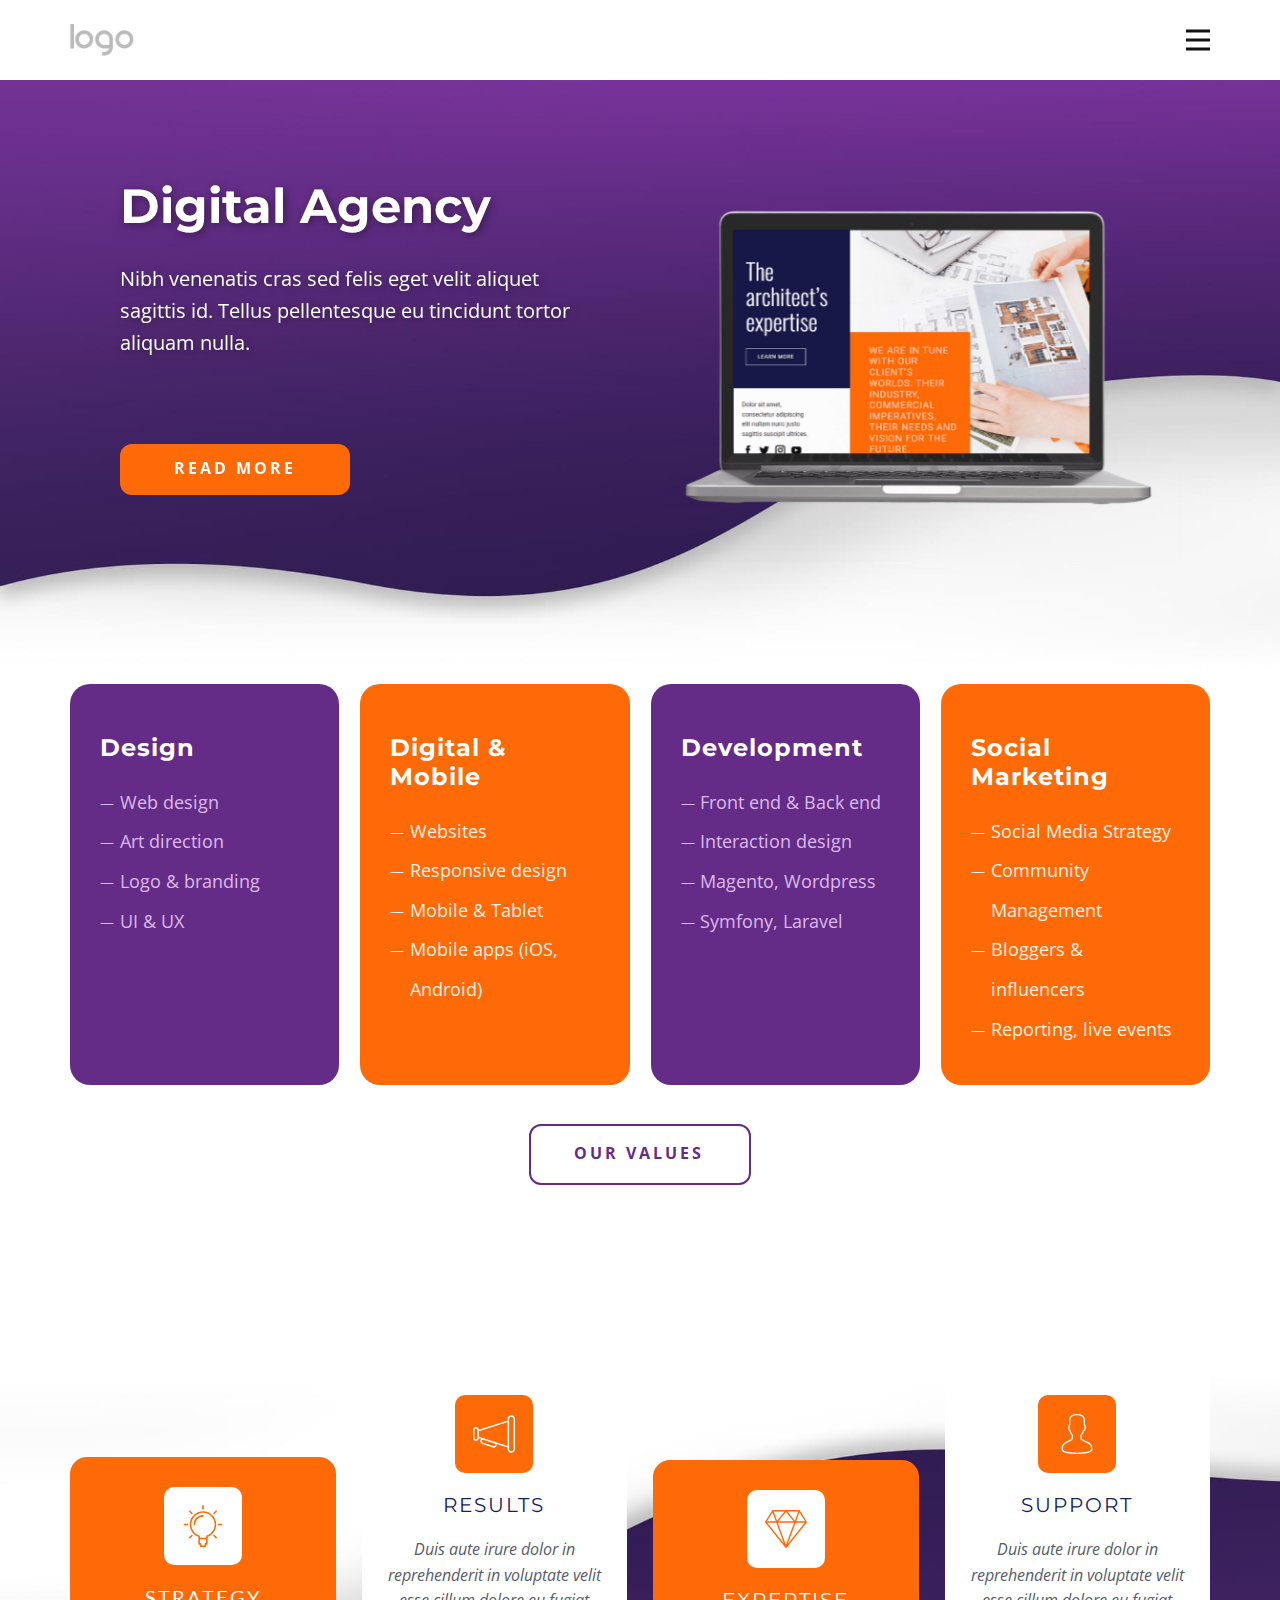
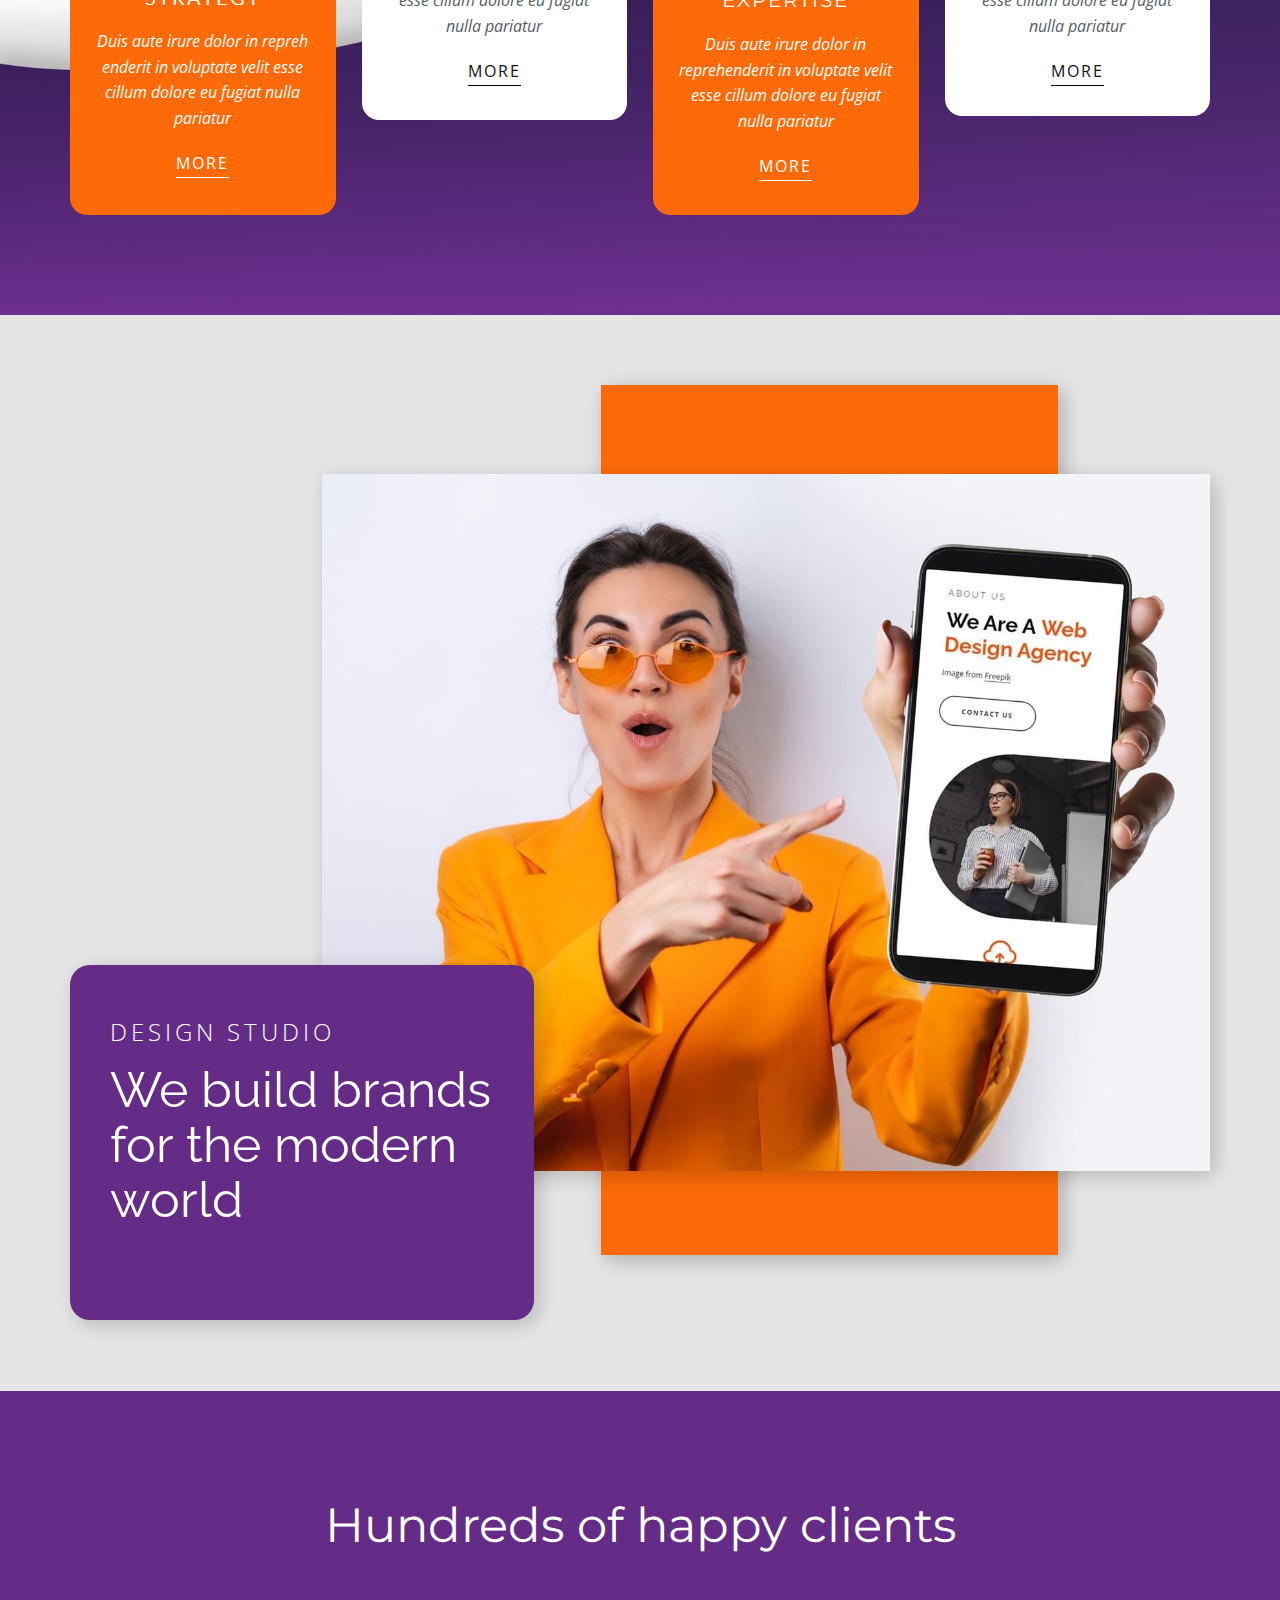
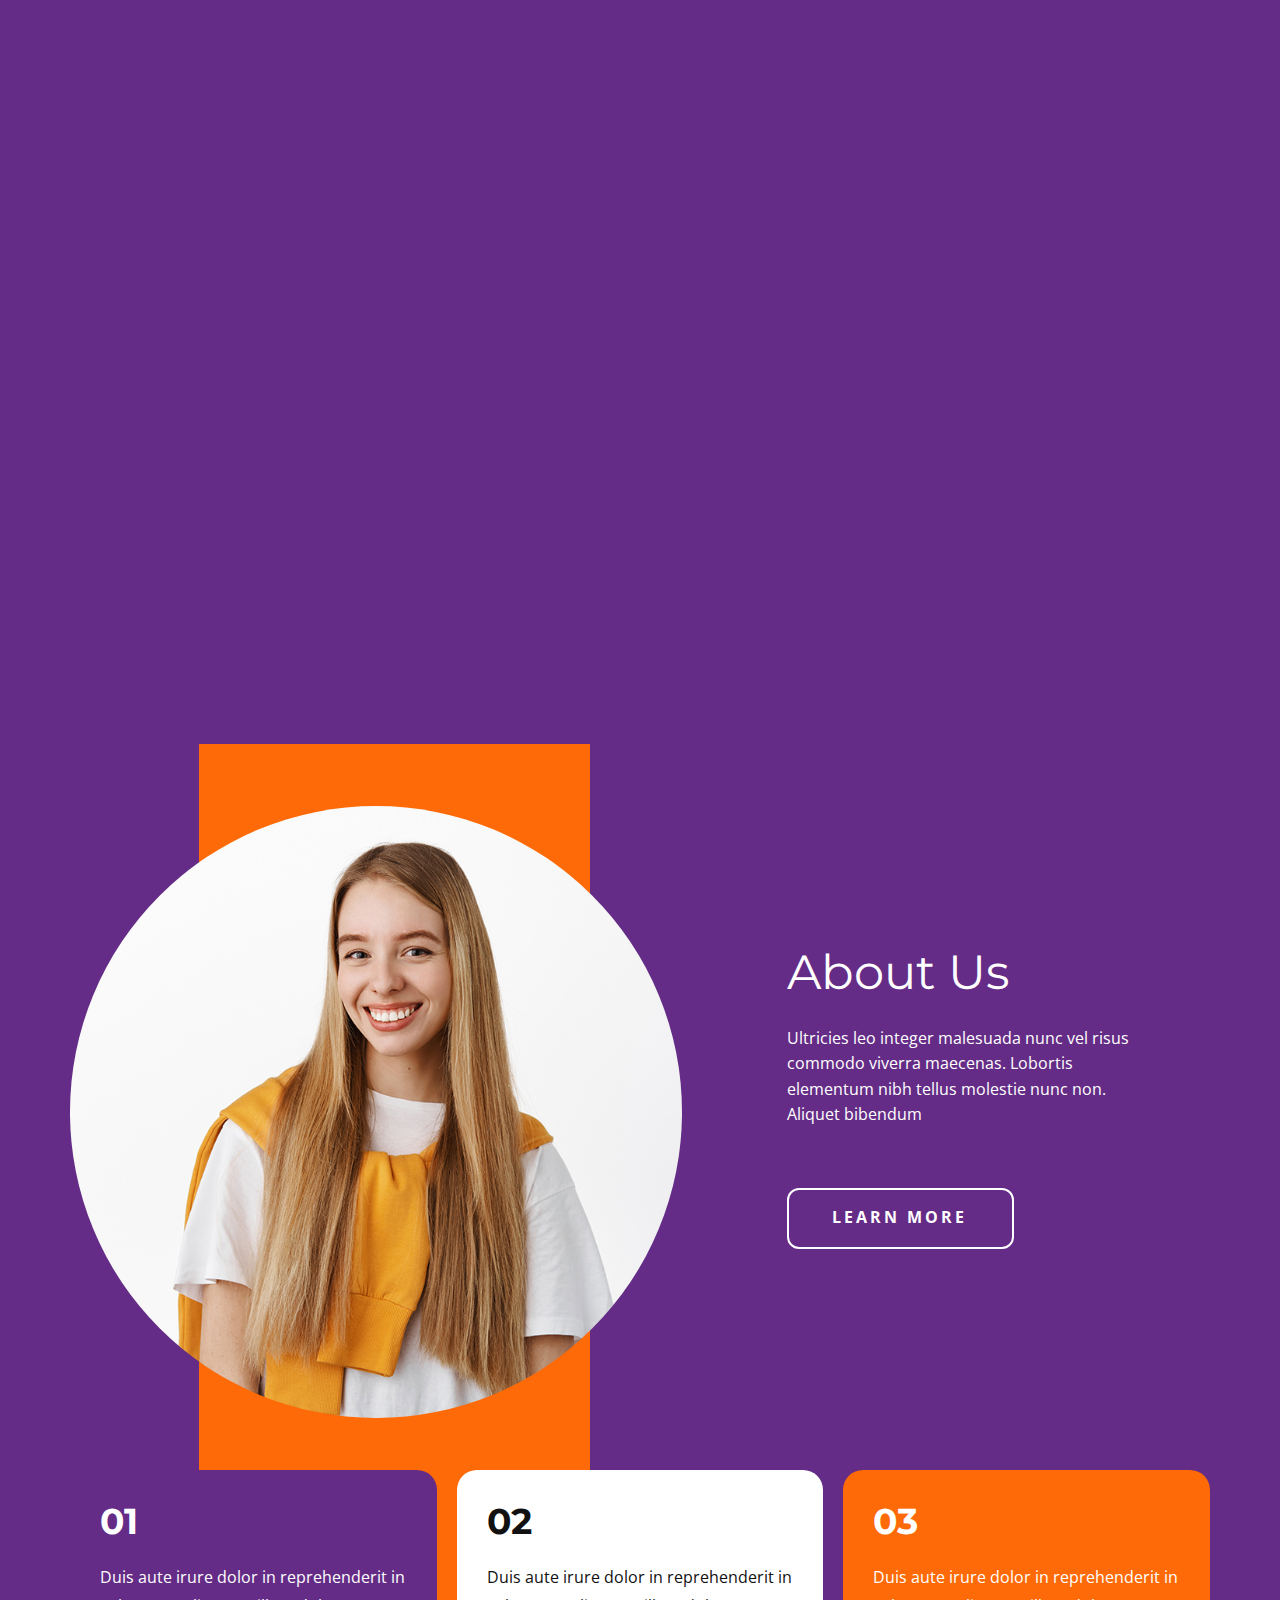
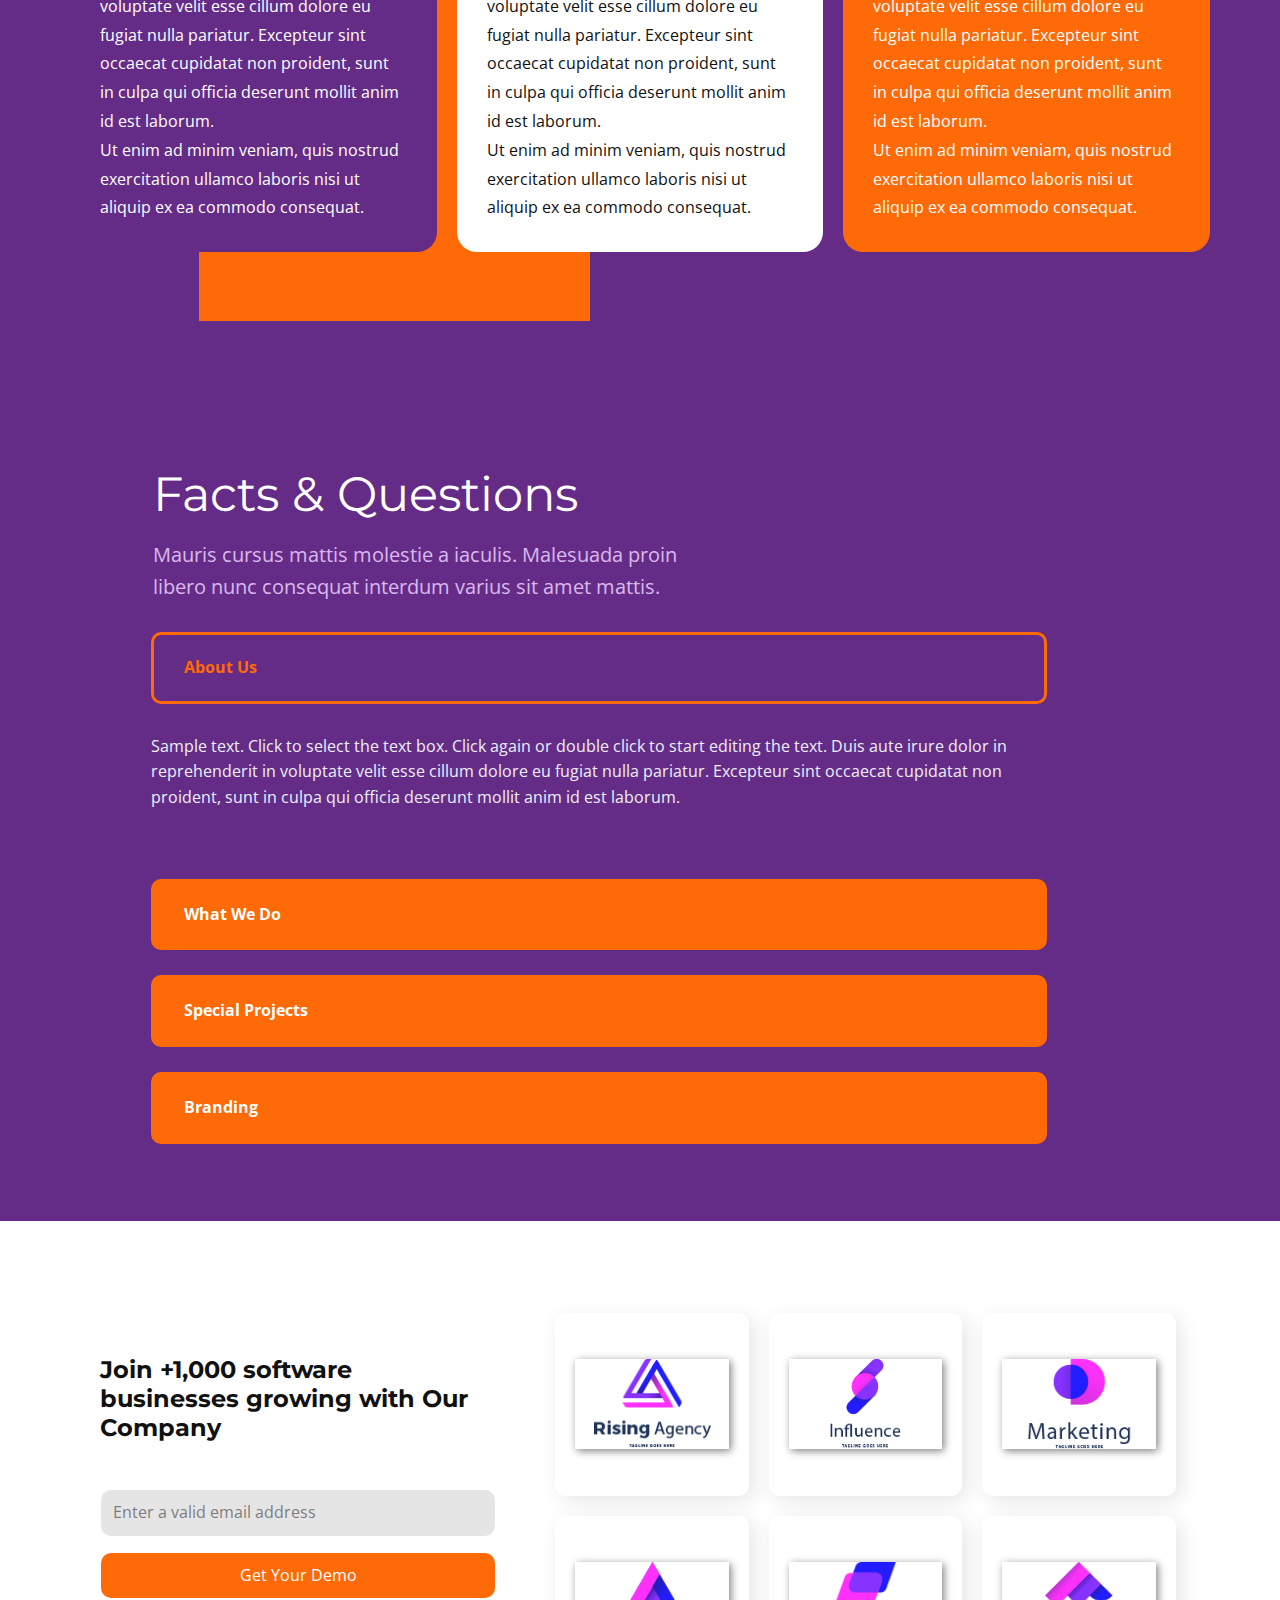
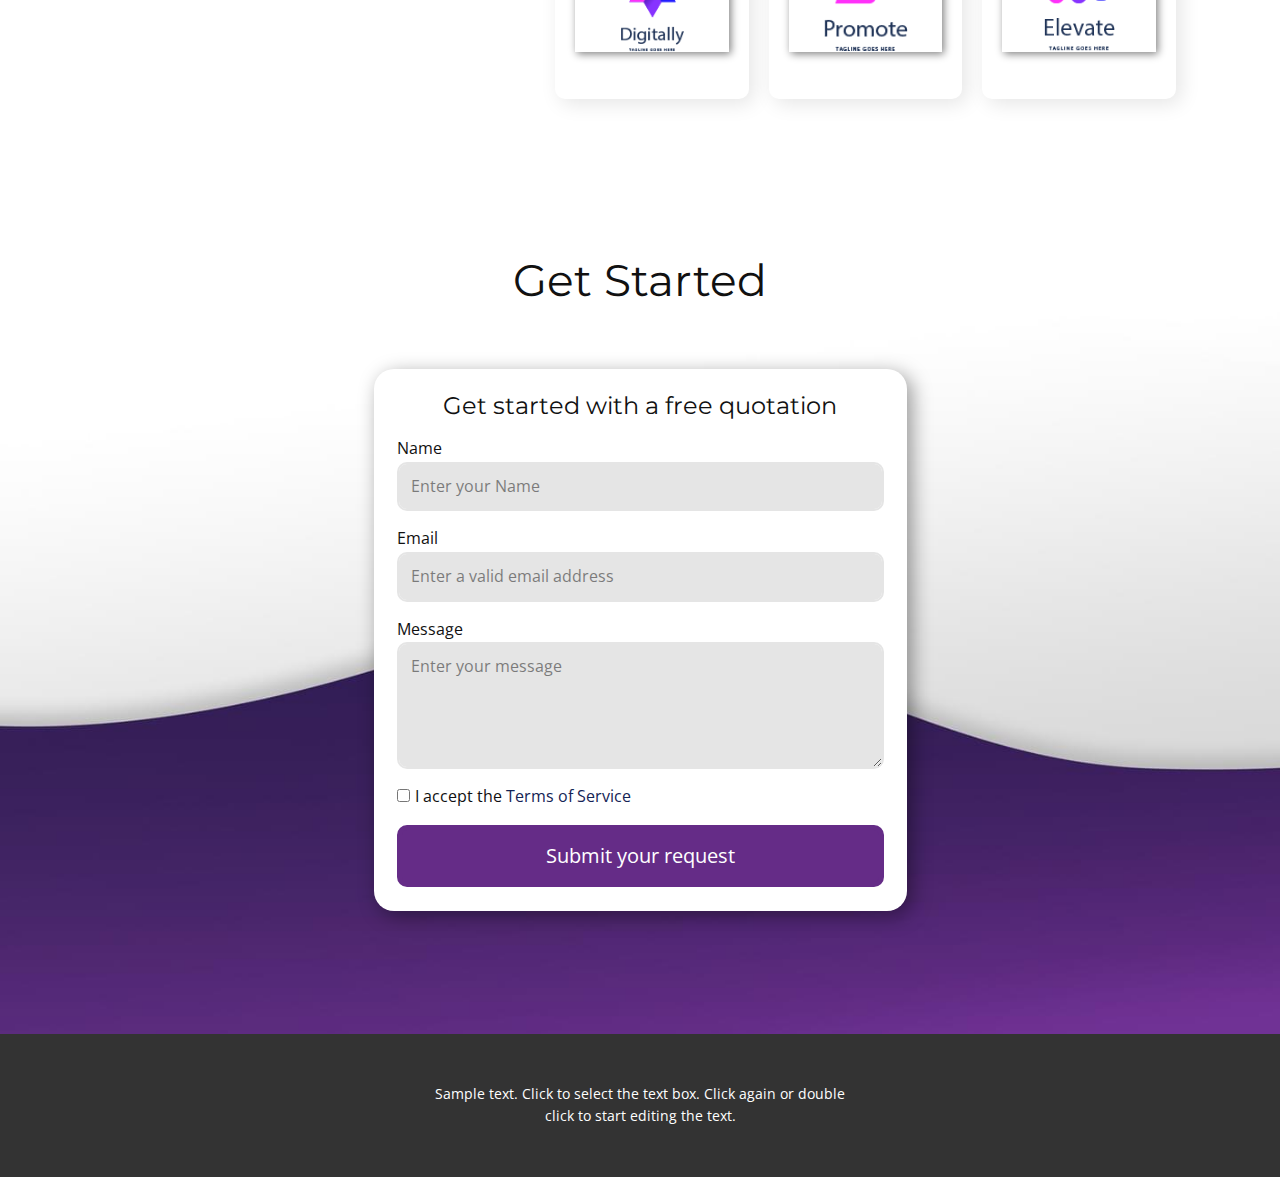
<file: index.html>
<!DOCTYPE html>
<html style="font-size: 16px;" lang="en"><head>
    <meta name="viewport" content="width=device-width, initial-scale=1.0">
    <meta charset="utf-8">
    <meta name="keywords" content="Digital Agency, ​We build brands for the modern world, ​Hundreds of happy clients, Facts &amp;amp; Questions, ​Get Started">
    <meta name="description" content="">
    <title>Home</title>
    <link rel="stylesheet" href="nicepage.css" media="screen">
<link rel="stylesheet" href="Home.css" media="screen">
    <script class="u-script" type="text/javascript" src="jquery.js" defer=""></script>
    <script class="u-script" type="text/javascript" src="nicepage.js" defer=""></script>
    <meta name="generator" content="Nicepage 5.1.5, nicepage.com">
    <meta name="referrer" content="origin">
    <link id="u-theme-google-font" rel="stylesheet" href="https://fonts.googleapis.com/css?family=Montserrat:100,100i,200,200i,300,300i,400,400i,500,500i,600,600i,700,700i,800,800i,900,900i|Open+Sans:300,300i,400,400i,500,500i,600,600i,700,700i,800,800i">
    <link id="u-page-google-font" rel="stylesheet" href="https://fonts.googleapis.com/css?family=Montserrat:100,100i,200,200i,300,300i,400,400i,500,500i,600,600i,700,700i,800,800i,900,900i|Lato:100,100i,300,300i,400,400i,700,700i,900,900i|Montserrat:100,100i,200,200i,300,300i,400,400i,500,500i,600,600i,700,700i,800,800i,900,900i|Open+Sans:300,300i,400,400i,500,500i,600,600i,700,700i,800,800i|Raleway:100,100i,200,200i,300,300i,400,400i,500,500i,600,600i,700,700i,800,800i,900,900i">
    
    
    
    <script type="application/ld+json">{
}</script>
    <meta name="theme-color" content="#142455">
    <meta property="og:title" content="Home">
    <meta property="og:type" content="website">
  </head>
  <body data-home-page="Home.html" data-home-page-title="Home" class="u-body u-xl-mode" data-lang="en"><header class="u-clearfix u-header u-header" id="sec-5aeb"><div class="u-clearfix u-sheet u-valign-middle u-sheet-1">
        <a href="#" class="u-image u-logo u-image-1">
          <img src="images/default-logo.png" class="u-logo-image u-logo-image-1">
        </a>
        <nav class="u-menu u-menu-hamburger u-offcanvas u-menu-1" data-responsive-from="XL">
          <div class="menu-collapse" style="font-size: 1rem; letter-spacing: 0px; font-weight: 700;">
            <a class="u-button-style u-custom-border u-custom-border-color u-custom-borders u-custom-left-right-menu-spacing u-custom-padding-bottom u-custom-text-color u-custom-top-bottom-menu-spacing u-nav-link u-text-active-palette-1-base u-text-hover-palette-2-base" href="#">
              <svg class="u-svg-link" viewBox="0 0 24 24"><use xmlns:xlink="http://www.w3.org/1999/xlink" xlink:href="#menu-hamburger"></use></svg>
              <svg class="u-svg-content" version="1.1" id="menu-hamburger" viewBox="0 0 16 16" x="0px" y="0px" xmlns:xlink="http://www.w3.org/1999/xlink" xmlns="http://www.w3.org/2000/svg"><g><rect y="1" width="16" height="2"></rect><rect y="7" width="16" height="2"></rect><rect y="13" width="16" height="2"></rect>
</g></svg>
            </a>
          </div>
          <div class="u-nav-container">
            <ul class="u-nav u-spacing-20 u-unstyled u-nav-1"><li class="u-nav-item"><a class="u-button-style u-nav-link u-text-active-palette-1-base u-text-grey-90 u-text-hover-palette-2-base" href="Home.html" style="padding: 10px;">Home</a>
</li><li class="u-nav-item"><a class="u-button-style u-nav-link u-text-active-palette-1-base u-text-grey-90 u-text-hover-palette-2-base" href="#" style="padding: 10px;">About</a>
</li><li class="u-nav-item"><a class="u-button-style u-nav-link u-text-active-palette-1-base u-text-grey-90 u-text-hover-palette-2-base" href="#" style="padding: 10px;">Contact</a>
</li></ul>
          </div>
          <div class="u-nav-container-collapse">
            <div class="u-black u-container-style u-inner-container-layout u-opacity u-opacity-95 u-sidenav">
              <div class="u-inner-container-layout u-sidenav-overflow">
                <div class="u-menu-close"></div>
                <ul class="u-align-center u-nav u-popupmenu-items u-unstyled u-nav-2"><li class="u-nav-item"><a class="u-button-style u-nav-link" href="#">Home</a>
</li><li class="u-nav-item"><a class="u-button-style u-nav-link" href="#">About</a>
</li><li class="u-nav-item"><a class="u-button-style u-nav-link" href="#">Contact</a>
</li></ul>
              </div>
            </div>
            <div class="u-black u-menu-overlay u-opacity u-opacity-70"></div>
          </div>
        </nav>
      </div></header>
    <section class="u-clearfix u-image u-section-1" id="carousel_2748" data-image-width="1841" data-image-height="1080">
      <div class="u-clearfix u-sheet u-sheet-1">
        <div class="u-clearfix u-expanded-width-sm u-expanded-width-xs u-layout-wrap u-layout-wrap-1">
          <div class="u-layout">
            <div class="u-layout-row">
              <div class="u-align-left u-container-align-center-sm u-container-align-center-xs u-container-align-left-lg u-container-align-left-md u-container-align-left-xl u-container-style u-layout-cell u-right-cell u-shape-rectangle u-size-30 u-layout-cell-1" data-animation-name="customAnimationIn" data-animation-duration="1500">
                <div class="u-container-layout u-valign-top u-container-layout-1">
                  <h1 class="u-align-center-sm u-align-center-xs u-align-left-lg u-align-left-md u-align-left-xl u-text u-text-body-alt-color u-text-1">Digital Agency<br>
                  </h1>
                  <p class="u-align-center-sm u-align-center-xs u-align-left-lg u-align-left-md u-align-left-xl u-text u-text-body-alt-color u-text-2"> Nibh venenatis cras sed felis eget velit aliquet sagittis id. Tellus pellentesque eu tincidunt tortor aliquam nulla.</p>
                  </p>
                  <a href="#" class="u-active-palette-3-base u-align-center-sm u-align-center-xs u-align-left-lg u-align-left-md u-align-left-xl u-border-active-white u-border-hover-white u-border-none u-btn u-btn-round u-button-style u-hover-palette-3-base u-palette-3-base u-radius-12 u-text-active-palette-2-base u-text-hover-palette-2-base u-btn-2">read more</a>
                </div>
              </div>
              <div class="u-container-align-center-sm u-container-align-center-xs u-container-style u-layout-cell u-left-cell u-size-30 u-layout-cell-2">
                <div class="u-container-layout u-valign-top u-container-layout-2">
                  <img class="u-expanded-width u-image u-image-1" src="images/-min.png" data-image-width="1104" data-image-height="800" data-animation-name="customAnimationIn" data-animation-duration="1250" data-animation-delay="500">
                </div>
              </div>
            </div>
          </div>
        </div>
      </div>
    </section>
    <section class="u-align-center u-clearfix u-container-align-center u-white u-section-2" id="sec-3078">
      <div class="u-clearfix u-sheet u-sheet-1">
        <div class="u-align-left u-expanded-width u-list u-list-1">
          <div class="u-repeater u-repeater-1">
            <div class="u-align-left u-container-style u-custom-item u-list-item u-palette-2-base u-radius-20 u-repeater-item u-shape-round u-list-item-1">
              <div class="u-container-layout u-similar-container u-valign-bottom-sm u-valign-bottom-xs u-valign-top-lg u-valign-top-md u-valign-top-xl u-container-layout-1">
                <h4 class="u-text u-text-1">Design</h4>
                <ul class="u-custom-item u-custom-list u-text u-text-palette-2-light-2 u-text-2">
                  <li style="">
                    <div class="u-list-icon">
                      <div xmlns="http://www.w3.org/2000/svg" xmlns:xlink="http://www.w3.org/1999/xlink" version="1.1" xml:space="preserve" class="u-svg-content">—</div>
                    </div>Web design
                  </li>
                  <li style="">
                    <div class="u-list-icon">
                      <div xmlns="http://www.w3.org/2000/svg" xmlns:xlink="http://www.w3.org/1999/xlink" version="1.1" xml:space="preserve" class="u-svg-content">—</div>
                    </div>Art direction
                  </li>
                  <li style="">
                    <div class="u-list-icon">
                      <div xmlns="http://www.w3.org/2000/svg" xmlns:xlink="http://www.w3.org/1999/xlink" version="1.1" xml:space="preserve" class="u-svg-content">—</div>
                    </div>Logo &amp; branding
                  </li>
                  <li style="">
                    <div class="u-list-icon">
                      <div xmlns="http://www.w3.org/2000/svg" xmlns:xlink="http://www.w3.org/1999/xlink" version="1.1" xml:space="preserve" class="u-svg-content">—</div>
                    </div>UI &amp; UX
                  </li>
                </ul>
              </div>
            </div>
            <div class="u-align-left u-container-style u-custom-item u-list-item u-palette-3-base u-radius-20 u-repeater-item u-shape-round u-list-item-2">
              <div class="u-container-layout u-similar-container u-valign-bottom-sm u-valign-bottom-xs u-valign-top-lg u-valign-top-md u-valign-top-xl u-container-layout-2">
                <h4 class="u-text u-text-3">Digital &amp; Mobile</h4>
                <ul class="u-custom-item u-custom-list u-text u-text-palette-3-light-3 u-text-4">
                  <li style="">
                    <div class="u-list-icon">
                      <div xmlns="http://www.w3.org/2000/svg" xmlns:xlink="http://www.w3.org/1999/xlink" version="1.1" xml:space="preserve" class="u-svg-content">—</div>
                    </div>Websites
                  </li>
                  <li style="">
                    <div class="u-list-icon">
                      <div xmlns="http://www.w3.org/2000/svg" xmlns:xlink="http://www.w3.org/1999/xlink" version="1.1" xml:space="preserve" class="u-svg-content">—</div>
                    </div>Responsive design
                  </li>
                  <li style="">
                    <div class="u-list-icon">
                      <div xmlns="http://www.w3.org/2000/svg" xmlns:xlink="http://www.w3.org/1999/xlink" version="1.1" xml:space="preserve" class="u-svg-content">—</div>
                    </div>Mobile &amp; Tablet
                  </li>
                  <li style="">
                    <div class="u-list-icon">
                      <div xmlns="http://www.w3.org/2000/svg" xmlns:xlink="http://www.w3.org/1999/xlink" version="1.1" xml:space="preserve" class="u-svg-content">—</div>
                    </div>Mobile apps (iOS, Android)
                  </li>
                </ul>
              </div>
            </div>
            <div class="u-align-left u-container-style u-custom-item u-list-item u-palette-2-base u-radius-20 u-repeater-item u-shape-round u-list-item-3">
              <div class="u-container-layout u-similar-container u-valign-bottom-sm u-valign-bottom-xs u-valign-top-lg u-valign-top-md u-valign-top-xl u-container-layout-3">
                <h4 class="u-text u-text-5">Development</h4>
                <ul class="u-custom-item u-custom-list u-text u-text-palette-2-light-2 u-text-6">
                  <li style="">
                    <div class="u-list-icon">
                      <div xmlns="http://www.w3.org/2000/svg" xmlns:xlink="http://www.w3.org/1999/xlink" version="1.1" xml:space="preserve" class="u-svg-content">—</div>
                    </div>Front end &amp; Back end
                  </li>
                  <li style="">
                    <div class="u-list-icon">
                      <div xmlns="http://www.w3.org/2000/svg" xmlns:xlink="http://www.w3.org/1999/xlink" version="1.1" xml:space="preserve" class="u-svg-content">—</div>
                    </div>Interaction design
                  </li>
                  <li style="">
                    <div class="u-list-icon">
                      <div xmlns="http://www.w3.org/2000/svg" xmlns:xlink="http://www.w3.org/1999/xlink" version="1.1" xml:space="preserve" class="u-svg-content">—</div>
                    </div>Magento, Wordpress
                  </li>
                  <li style="">
                    <div class="u-list-icon">
                      <div xmlns="http://www.w3.org/2000/svg" xmlns:xlink="http://www.w3.org/1999/xlink" version="1.1" xml:space="preserve" class="u-svg-content">—</div>
                    </div>Symfony, Laravel
                  </li>
                </ul>
              </div>
            </div>
            <div class="u-align-left u-container-style u-custom-item u-list-item u-palette-3-base u-radius-20 u-repeater-item u-shape-round u-list-item-4">
              <div class="u-container-layout u-similar-container u-valign-bottom-sm u-valign-bottom-xs u-valign-top-lg u-valign-top-md u-valign-top-xl u-container-layout-4">
                <h4 class="u-text u-text-7">Social Marketing</h4>
                <ul class="u-custom-item u-custom-list u-text u-text-palette-3-light-3 u-text-8">
                  <li style="">
                    <div class="u-list-icon">
                      <div xmlns="http://www.w3.org/2000/svg" xmlns:xlink="http://www.w3.org/1999/xlink" version="1.1" xml:space="preserve" class="u-svg-content">—</div>
                    </div>Social Media Strategy
                  </li>
                  <li style="">
                    <div class="u-list-icon">
                      <div xmlns="http://www.w3.org/2000/svg" xmlns:xlink="http://www.w3.org/1999/xlink" version="1.1" xml:space="preserve" class="u-svg-content">—</div>
                    </div>Community Management
                  </li>
                  <li style="">
                    <div class="u-list-icon">
                      <div xmlns="http://www.w3.org/2000/svg" xmlns:xlink="http://www.w3.org/1999/xlink" version="1.1" xml:space="preserve" class="u-svg-content">—</div>
                    </div>Bloggers &amp; influencers
                  </li>
                  <li style="">
                    <div class="u-list-icon">
                      <div xmlns="http://www.w3.org/2000/svg" xmlns:xlink="http://www.w3.org/1999/xlink" version="1.1" xml:space="preserve" class="u-svg-content">—</div>
                    </div>Reporting, live events
                  </li>
                </ul>
              </div>
            </div>
          </div>
        </div>
        <a href="#" class="u-active-palette-2-base u-align-center u-border-2 u-border-active-palette-2-base u-border-hover-palette-2-base u-border-palette-2-base u-btn u-btn-round u-button-style u-hover-palette-2-base u-none u-radius-12 u-text-active-white u-text-hover-white u-btn-1" data-animation-name="" data-animation-duration="0" data-animation-delay="0" data-animation-direction="">Our values</a>
      </div>
    </section>
    <section class="u-clearfix u-image u-section-3" id="carousel_1d09" data-image-width="1841" data-image-height="1080">
      <div class="u-clearfix u-sheet u-valign-middle u-sheet-1">
        <div class="u-clearfix u-expanded-width u-gutter-26 u-layout-wrap u-layout-wrap-1">
          <div class="u-layout">
            <div class="u-layout-row">
              <div class="u-size-15 u-size-30-md">
                <div class="u-layout-col">
                  <div class="u-container-style u-hidden-sm u-hidden-xs u-layout-cell u-size-20 u-layout-cell-1">
                    <div class="u-container-layout u-container-layout-1"></div>
                  </div>
                  <div class="u-align-center u-container-style u-layout-cell u-palette-3-base u-radius-30 u-shape-round u-size-40 u-layout-cell-2" data-animation-name="" data-animation-duration="0" data-animation-delay="0" data-animation-direction="">
                    <div class="u-container-layout u-valign-top u-container-layout-2"><span class="u-icon u-icon-rounded u-radius-10 u-text-palette-3-base u-white u-icon-1" data-animation-name="" data-animation-duration="0" data-animation-delay="0" data-animation-direction=""><svg class="u-svg-link" preserveAspectRatio="xMidYMin slice" viewBox="0 0 54 54" style=""><use xmlns:xlink="http://www.w3.org/1999/xlink" xlink:href="#svg-dfc3"></use></svg><svg class="u-svg-content" viewBox="0 0 54 54" x="0px" y="0px" id="svg-dfc3" style="enable-background:new 0 0 54 54;"><g><path d="M27,8c-9.374,0-17,7.626-17,17c0,7.112,4.391,13.412,11,15.9V50c0,0.553,0.447,1,1,1h1v2c0,0.553,0.447,1,1,1h6
		c0.553,0,1-0.447,1-1v-2h1c0.553,0,1-0.447,1-1v-9.1c6.609-2.488,11-8.788,11-15.9C44,15.626,36.374,8,27,8z M30,49
		c-0.553,0-1,0.447-1,1v2h-4v-2c0-0.553-0.447-1-1-1h-1v-5h8v5H30z M31.688,39.242C31.277,39.377,31,39.761,31,40.192V42h-8v-1.808
		c0-0.432-0.277-0.815-0.688-0.95C16.145,37.214,12,31.49,12,25c0-8.271,6.729-15,15-15s15,6.729,15,15
		C42,31.49,37.855,37.214,31.688,39.242z"></path><path d="M27,6c0.553,0,1-0.447,1-1V1c0-0.553-0.447-1-1-1s-1,0.447-1,1v4C26,5.553,26.447,6,27,6z"></path><path d="M51,24h-4c-0.553,0-1,0.447-1,1s0.447,1,1,1h4c0.553,0,1-0.447,1-1S51.553,24,51,24z"></path><path d="M7,24H3c-0.553,0-1,0.447-1,1s0.447,1,1,1h4c0.553,0,1-0.447,1-1S7.553,24,7,24z"></path><path d="M43.264,7.322l-2.828,2.828c-0.391,0.391-0.391,1.023,0,1.414c0.195,0.195,0.451,0.293,0.707,0.293
		s0.512-0.098,0.707-0.293l2.828-2.828c0.391-0.391,0.391-1.023,0-1.414S43.654,6.932,43.264,7.322z"></path><path d="M12.15,38.436l-2.828,2.828c-0.391,0.391-0.391,1.023,0,1.414c0.195,0.195,0.451,0.293,0.707,0.293
		s0.512-0.098,0.707-0.293l2.828-2.828c0.391-0.391,0.391-1.023,0-1.414S12.541,38.045,12.15,38.436z"></path><path d="M41.85,38.436c-0.391-0.391-1.023-0.391-1.414,0s-0.391,1.023,0,1.414l2.828,2.828c0.195,0.195,0.451,0.293,0.707,0.293
		s0.512-0.098,0.707-0.293c0.391-0.391,0.391-1.023,0-1.414L41.85,38.436z"></path><path d="M12.15,11.564c0.195,0.195,0.451,0.293,0.707,0.293s0.512-0.098,0.707-0.293c0.391-0.391,0.391-1.023,0-1.414l-2.828-2.828
		c-0.391-0.391-1.023-0.391-1.414,0s-0.391,1.023,0,1.414L12.15,11.564z"></path><path d="M27,13c-6.617,0-12,5.383-12,12c0,0.553,0.447,1,1,1s1-0.447,1-1c0-5.514,4.486-10,10-10c0.553,0,1-0.447,1-1
		S27.553,13,27,13z"></path>
</g></svg></span>
                      <h5 class="u-custom-font u-font-lato u-text u-text-1">strategy</h5>
                      <p class="u-text u-text-2">Duis aute irure dolor in repreh​enderit in voluptate velit esse cillum dolore eu fugiat nulla pariatur</p>
                      <a href="#" class="u-active-none u-align-center u-border-1 u-border-active-palette-3-light-2 u-border-hover-palette-3-light-2 u-border-no-left u-border-no-right u-border-no-top u-border-white u-btn u-button-style u-hover-none u-none u-text-body-alt-color u-btn-1" data-animation-name="" data-animation-duration="0" data-animation-delay="0" data-animation-direction="">more</a>
                    </div>
                  </div>
                </div>
              </div>
              <div class="u-size-15 u-size-30-md">
                <div class="u-layout-col">
                  <div class="u-align-center u-container-style u-layout-cell u-radius-30 u-shape-round u-size-40 u-white u-layout-cell-3">
                    <div class="u-container-layout u-valign-top u-container-layout-3"><span class="u-icon u-icon-rounded u-palette-3-base u-radius-10 u-text-white u-icon-2"><svg class="u-svg-link" preserveAspectRatio="xMidYMin slice" viewBox="0 0 57 57" style=""><use xmlns:xlink="http://www.w3.org/1999/xlink" xlink:href="#svg-b99c"></use></svg><svg class="u-svg-content" viewBox="0 0 57 57" x="0px" y="0px" id="svg-b99c" style="enable-background:new 0 0 57 57;"><path d="M52,3c-2.757,0-5,2.243-5,5v2.268L7.964,22.645C7.781,20.607,6.084,19,4,19c-2.206,0-4,1.794-4,4v11c0,2.206,1.794,4,4,4  c2.084,0,3.781-1.607,3.964-3.645l3.368,1.068c-0.506,0.455-0.913,1.03-1.138,1.722c-0.328,1.014-0.241,2.097,0.246,3.051  c0.486,0.954,1.313,1.66,2.326,1.987l14.27,4.623c0.403,0.131,0.818,0.195,1.23,0.195c0.625,0,1.246-0.148,1.819-0.441  c0.954-0.486,1.66-1.313,1.988-2.326c0.235-0.727,0.249-1.489,0.063-2.214L47,46.732V49c0,2.757,2.243,5,5,5s5-2.243,5-5V8  C57,5.243,54.757,3,52,3z M30.172,43.616c-0.164,0.506-0.518,0.919-0.995,1.162c-0.477,0.244-1.019,0.287-1.523,0.125L13.383,40.28  c-0.505-0.164-0.918-0.517-1.161-0.995c-0.244-0.478-0.289-1.019-0.125-1.523c0.274-0.846,1.061-1.384,1.905-1.384  c0.203,0,0.41,0.031,0.613,0.097l14.271,4.623C29.935,41.438,30.512,42.567,30.172,43.616z M6,34c0,1.103-0.897,2-2,2s-2-0.897-2-2  V23c0-1.103,0.897-2,2-2s2,0.897,2,2v0.268v10.465V34z M8,32.268v-7.535l39-12.366v32.268L8,32.268z M55,49c0,1.654-1.346,3-3,3  s-3-1.346-3-3v-1.634V9.634V8c0-1.654,1.346-3,3-3s3,1.346,3,3V49z"></path></svg></span>
                      <h5 class="u-custom-font u-font-montserrat u-text u-text-palette-1-base u-text-3">Results</h5>
                      <p class="u-text u-text-palette-5-dark-2 u-text-4">Duis aute irure dolor in reprehenderit in voluptate velit esse cillum dolore eu fugiat nulla pariatur</p>
                      <a href="#" class="u-active-none u-align-center u-border-1 u-border-active-grey-60 u-border-black u-border-hover-grey-60 u-border-no-left u-border-no-right u-border-no-top u-btn u-button-style u-hover-none u-none u-text-body-color u-btn-2">more</a>
                    </div>
                  </div>
                  <div class="u-container-style u-hidden-sm u-layout-cell u-size-20 u-layout-cell-4">
                    <div class="u-container-layout u-container-layout-4"></div>
                  </div>
                </div>
              </div>
              <div class="u-size-15 u-size-30-md">
                <div class="u-layout-col">
                  <div class="u-container-style u-hidden-sm u-hidden-xs u-layout-cell u-size-20 u-layout-cell-5">
                    <div class="u-container-layout u-container-layout-5"></div>
                  </div>
                  <div class="u-align-center u-container-style u-layout-cell u-palette-3-base u-radius-30 u-shape-round u-size-40 u-layout-cell-6">
                    <div class="u-container-layout u-valign-top u-container-layout-6"><span class="u-icon u-icon-rounded u-radius-10 u-text-palette-3-base u-white u-icon-3"><svg class="u-svg-link" preserveAspectRatio="xMidYMin slice" viewBox="0 0 59.986 59.986" style=""><use xmlns:xlink="http://www.w3.org/1999/xlink" xlink:href="#svg-d14b"></use></svg><svg class="u-svg-content" viewBox="0 0 59.986 59.986" x="0px" y="0px" id="svg-d14b" style="enable-background:new 0 0 59.986 59.986;"><path d="M59.972,20.164c0.007-0.041,0.011-0.081,0.013-0.123c0.002-0.049,0.001-0.096-0.003-0.145  c-0.004-0.042-0.01-0.082-0.02-0.123c-0.011-0.048-0.026-0.094-0.044-0.14c-0.009-0.024-0.011-0.049-0.022-0.072  c-0.008-0.017-0.022-0.03-0.031-0.047c-0.009-0.017-0.013-0.035-0.023-0.052l-10-16c-0.046-0.073-0.1-0.139-0.161-0.197  c-0.001-0.001-0.002-0.001-0.003-0.002c-0.086-0.081-0.188-0.139-0.297-0.185c-0.014-0.006-0.023-0.018-0.038-0.024  c-0.011-0.004-0.023-0.002-0.034-0.005c-0.101-0.034-0.205-0.057-0.314-0.057h-38c-0.108,0-0.211,0.023-0.31,0.056  c-0.011,0.003-0.022,0.001-0.032,0.005c-0.015,0.005-0.024,0.017-0.038,0.023c-0.104,0.043-0.202,0.099-0.287,0.175  c-0.005,0.005-0.012,0.008-0.017,0.012c-0.062,0.058-0.117,0.125-0.163,0.198l-10,16c-0.01,0.016-0.014,0.035-0.023,0.052  c-0.009,0.017-0.023,0.03-0.031,0.047c-0.011,0.023-0.013,0.048-0.023,0.072c-0.018,0.046-0.033,0.092-0.044,0.14  c-0.009,0.041-0.016,0.082-0.02,0.124C0,19.945-0.001,19.993,0.001,20.041c0.002,0.042,0.006,0.082,0.013,0.123  c0.008,0.048,0.021,0.095,0.037,0.142c0.013,0.039,0.027,0.077,0.045,0.115c0.009,0.018,0.012,0.038,0.022,0.056  c0.016,0.029,0.04,0.051,0.058,0.078c0.014,0.021,0.022,0.044,0.039,0.064l28.989,35.986c0.002,0.003,0.004,0.005,0.006,0.007  l0.005,0.007c0.003,0.004,0.008,0.005,0.011,0.009c0.082,0.099,0.184,0.174,0.295,0.234c0.03,0.016,0.058,0.03,0.089,0.043  c0.121,0.051,0.249,0.087,0.383,0.087c0.114,0,0.229-0.02,0.343-0.061c0.017-0.006,0.028-0.02,0.045-0.027  c0.051-0.021,0.091-0.055,0.137-0.084c0.076-0.048,0.147-0.098,0.206-0.163c0.014-0.015,0.035-0.022,0.048-0.038l29-36  c0.016-0.02,0.024-0.044,0.039-0.064c0.019-0.027,0.042-0.049,0.058-0.078c0.01-0.018,0.013-0.038,0.022-0.056  c0.018-0.038,0.032-0.075,0.045-0.115C59.95,20.259,59.964,20.213,59.972,20.164z M32.095,4.993h15.459l-4.86,13.045L32.095,4.993z   M40.892,18.993H19.095L29.993,5.58L40.892,18.993z M17.222,18.125L12.423,4.993h15.469L17.222,18.125z M41.593,20.993  L29.818,52.599L18.269,20.993H41.593z M49.221,6.246l7.967,12.748H44.472L49.221,6.246z M10.756,6.259l4.653,12.734H2.798  L10.756,6.259z M16.14,20.993l10.839,29.664L3.083,20.993H16.14z M32.39,51.423l11.337-30.43h13.176L32.39,51.423z"></path></svg></span>
                      <h5 class="u-custom-font u-font-montserrat u-text u-text-5">Expertise</h5>
                      <p class="u-text u-text-6">Duis aute irure dolor in reprehenderit in voluptate velit esse cillum dolore eu fugiat nulla pariatur</p>
                      <a href="#" class="u-active-none u-align-center u-border-1 u-border-active-palette-3-light-2 u-border-hover-palette-3-light-2 u-border-no-left u-border-no-right u-border-no-top u-border-white u-btn u-button-style u-hover-none u-none u-text-body-alt-color u-btn-3">more</a>
                    </div>
                  </div>
                </div>
              </div>
              <div class="u-size-15 u-size-30-md">
                <div class="u-layout-col">
                  <div class="u-align-center u-container-style u-layout-cell u-radius-30 u-shape-round u-size-40 u-white u-layout-cell-7">
                    <div class="u-container-layout u-valign-top u-container-layout-7"><span class="u-icon u-icon-rounded u-palette-3-base u-radius-10 u-text-white u-icon-4"><svg class="u-svg-link" preserveAspectRatio="xMidYMin slice" viewBox="0 0 60 60" style=""><use xmlns:xlink="http://www.w3.org/1999/xlink" xlink:href="#svg-097b"></use></svg><svg class="u-svg-content" viewBox="0 0 60 60" x="0px" y="0px" id="svg-097b" style="enable-background:new 0 0 60 60;"><path d="M48.014,42.889l-9.553-4.776C37.56,37.662,37,36.756,37,35.748v-3.381c0.229-0.28,0.47-0.599,0.719-0.951
	c1.239-1.75,2.232-3.698,2.954-5.799C42.084,24.97,43,23.575,43,22v-4c0-0.963-0.36-1.896-1-2.625v-5.319
	c0.056-0.55,0.276-3.824-2.092-6.525C37.854,1.188,34.521,0,30,0s-7.854,1.188-9.908,3.53C17.724,6.231,17.944,9.506,18,10.056
	v5.319c-0.64,0.729-1,1.662-1,2.625v4c0,1.217,0.553,2.352,1.497,3.109c0.916,3.627,2.833,6.36,3.503,7.237v3.309
	c0,0.968-0.528,1.856-1.377,2.32l-8.921,4.866C8.801,44.424,7,47.458,7,50.762V54c0,4.746,15.045,6,23,6s23-1.254,23-6v-3.043
	C53,47.519,51.089,44.427,48.014,42.889z M51,54c0,1.357-7.412,4-21,4S9,55.357,9,54v-3.238c0-2.571,1.402-4.934,3.659-6.164
	l8.921-4.866C23.073,38.917,24,37.354,24,35.655v-4.019l-0.233-0.278c-0.024-0.029-2.475-2.994-3.41-7.065l-0.091-0.396l-0.341-0.22
	C19.346,23.303,19,22.676,19,22v-4c0-0.561,0.238-1.084,0.67-1.475L20,16.228V10l-0.009-0.131c-0.003-0.027-0.343-2.799,1.605-5.021
	C23.253,2.958,26.081,2,30,2c3.905,0,6.727,0.951,8.386,2.828c1.947,2.201,1.625,5.017,1.623,5.041L40,16.228l0.33,0.298
	C40.762,16.916,41,17.439,41,18v4c0,0.873-0.572,1.637-1.422,1.899l-0.498,0.153l-0.16,0.495c-0.669,2.081-1.622,4.003-2.834,5.713
	c-0.297,0.421-0.586,0.794-0.837,1.079L35,31.623v4.125c0,1.77,0.983,3.361,2.566,4.153l9.553,4.776
	C49.513,45.874,51,48.28,51,50.957V54z"></path></svg></span>
                      <h5 class="u-custom-font u-font-montserrat u-text u-text-palette-1-base u-text-7">Support</h5>
                      <p class="u-text u-text-palette-5-dark-2 u-text-8">Duis aute irure dolor in reprehenderit in voluptate velit esse cillum dolore eu fugiat nulla pariatur</p>
                      <a href="#" class="u-active-none u-align-center u-border-1 u-border-active-grey-60 u-border-black u-border-hover-grey-60 u-border-no-left u-border-no-right u-border-no-top u-btn u-button-style u-hover-none u-none u-text-body-color u-btn-4">more</a>
                    </div>
                  </div>
                  <div class="u-container-style u-hidden-sm u-hidden-xs u-layout-cell u-shape-rectangle u-size-20 u-layout-cell-8">
                    <div class="u-container-layout u-container-layout-8"></div>
                  </div>
                </div>
              </div>
            </div>
          </div>
        </div>
      </div>
    </section>
    <section class="u-clearfix u-grey-10 u-section-4" id="carousel_d534">
      <div class="u-clearfix u-sheet u-sheet-1">
        <div class="u-palette-3-base u-shape u-shape-rectangle u-shape-1"></div>
        <img class="u-expanded-width-xs u-image u-image-1" src="images/-min1.jpg" data-image-width="1376" data-image-height="1080">
        <div class="u-container-align-left u-container-style u-expanded-width-xs u-group u-palette-2-dark-1 u-radius-20 u-shape-round u-group-1">
          <div class="u-container-layout u-valign-middle u-container-layout-1">
            <h4 class="u-align-left u-text u-text-default u-text-1"> design studio</h4>
            <h2 class="u-align-left u-custom-font u-font-raleway u-text u-text-2"> We build brands for the modern world</h2>
            </p>
          </div>
        </div>
      </div>
    </section>
    <section class="u-align-center u-clearfix u-palette-2-base u-section-5" id="carousel_317c">
      <div class="u-clearfix u-sheet u-valign-middle u-sheet-1">
        <h2 class="u-text u-text-default u-text-1"> Hundreds of happy clients</h2>
        <div class="u-expanded-width u-layout-grid u-list u-list-1">
          <div class="u-repeater u-repeater-1">
            <div class="u-align-left u-container-style u-list-item u-radius-20 u-repeater-item u-shape-round u-white u-list-item-1" data-animation-name="flipIn" data-animation-duration="1000" data-animation-direction="X">
              <div class="u-container-layout u-similar-container u-valign-top-xl u-container-layout-1">
                <img alt="" class="u-image u-image-round u-radius-20 u-image-1" data-image-width="995" data-image-height="1080" src="images/26ad3ed2-3d8c-4eb0-9ed2-35095c7be833.jpg">
                <p class="u-text u-text-2">Proin sed libero enim sed faucibus turpis. At imperdiet dui accumsan sit amet nulla facilisi morbi tempus. Ut sem nulla pharetra diam sit amet nisl.&nbsp;</p>
                <h5 class="u-text u-text-3">Jonh Almeda</h5>
                <h5 class="u-custom-font u-text u-text-font u-text-4">CEO Company</h5>
              </div>
            </div>
            <div class="u-align-left u-container-style u-list-item u-radius-20 u-repeater-item u-shape-round u-white u-list-item-2" data-animation-name="flipIn" data-animation-duration="1000" data-animation-direction="X">
              <div class="u-container-layout u-similar-container u-valign-top-xl u-container-layout-2">
                <img alt="" class="u-image u-image-round u-radius-20 u-image-2" data-image-width="800" data-image-height="1010" src="images/ghghhg.jpg">
                <p class="u-text u-text-5">Proin sed libero enim sed faucibus turpis. At imperdiet dui accumsan sit amet nulla facilisi morbi tempus. Ut sem nulla pharetra diam sit amet nisl.&nbsp;</p>
                <h5 class="u-text u-text-6">Frank Kinney</h5>
                <h5 class="u-custom-font u-text u-text-font u-text-7">Financial Director</h5>
              </div>
            </div>
            <div class="u-align-left u-container-style u-list-item u-radius-20 u-repeater-item u-shape-round u-white u-list-item-3" data-animation-name="flipIn" data-animation-duration="1000" data-animation-direction="X">
              <div class="u-container-layout u-similar-container u-valign-top-xl u-container-layout-3">
                <img alt="" class="u-image u-image-round u-radius-20 u-image-3" data-image-width="1100" data-image-height="1050" src="images/jj.jpg">
                <p class="u-text u-text-8">Proin sed libero enim sed faucibus turpis. At imperdiet dui accumsan sit amet nulla facilisi morbi tempus. Ut sem nulla pharetra diam sit amet nisl.&nbsp;</p>
                <h5 class="u-text u-text-9"> Stella Larson</h5>
                <h5 class="u-custom-font u-text u-text-font u-text-10">Secretary</h5>
              </div>
            </div>
            <div class="u-align-left u-container-style u-list-item u-radius-20 u-repeater-item u-shape-round u-white u-list-item-4" data-animation-name="flipIn" data-animation-duration="1000" data-animation-direction="X">
              <div class="u-container-layout u-similar-container u-valign-top-xl u-container-layout-4">
                <img alt="" class="u-image u-image-round u-radius-20 u-image-4" data-image-width="1000" data-image-height="1058" src="images/ghh3-min.jpg">
                <p class="u-text u-text-11">Proin sed libero enim sed faucibus turpis. At imperdiet dui accumsan sit amet nulla facilisi morbi tempus. Ut sem nulla pharetra diam sit amet nisl.&nbsp;</p>
                <h5 class="u-text u-text-12"> Paul Smith</h5>
                <h5 class="u-custom-font u-text u-text-font u-text-13">Sales Manager</h5>
              </div>
            </div>
          </div>
        </div>
        </p>
      </div>
    </section>
    <section class="u-clearfix u-palette-2-base u-section-6" id="carousel_7924">
      <div class="u-clearfix u-sheet u-valign-middle-lg u-valign-middle-md u-valign-middle-sm u-valign-middle-xl u-sheet-1">
        <div class="u-palette-3-base u-shape u-shape-rectangle u-shape-1"></div>
        <div class="u-image u-image-circle u-preserve-proportions u-image-1" data-image-width="800" data-image-height="787"></div>
        <div class="u-align-center-sm u-align-center-xs u-align-left-lg u-align-left-md u-align-left-xl u-container-align-left-sm u-container-align-left-xs u-container-style u-group u-shape-rectangle u-group-1">
          <div class="u-container-layout u-valign-middle u-container-layout-1">
            <h3 class="u-align-left-sm u-align-left-xs u-text u-text-1">About Us</h3>
            <p class="u-align-left-sm u-align-left-xs u-text u-text-2"> Ultricies leo integer malesuada nunc vel risus commodo viverra maecenas. Lobortis elementum nibh tellus molestie nunc non. Aliquet bibendum</p>
            </p>
            <a href="#" class="u-active-white u-align-center-lg u-align-center-md u-align-center-xl u-align-left-sm u-align-left-xs u-border-2 u-border-active-white u-border-hover-white u-border-white u-btn u-btn-round u-button-style u-hover-white u-none u-radius-12 u-text-active-palette-2-base u-text-hover-palette-2-base u-btn-2" data-animation-name="" data-animation-duration="0" data-animation-delay="0" data-animation-direction="">Learn More</a>
          </div>
        </div>
        <div class="u-expanded-width u-list u-list-1">
          <div class="u-repeater u-repeater-1">
            <div class="u-align-left u-container-style u-custom-item u-list-item u-palette-2-base u-radius-20 u-repeater-item u-shape-round">
              <div class="u-container-layout u-similar-container u-valign-top u-container-layout-2">
                <h3 class="u-custom-font u-custom-item u-font-montserrat u-text u-text-body-alt-color u-text-default u-text-4">01</h3>
                <p class="u-custom-item u-text u-text-5">Duis aute irure dolor in reprehenderit in voluptate velit esse cillum dolore eu fugiat nulla pariatur. Excepteur sint occaecat cupidatat non proident, sunt in culpa qui officia deserunt mollit anim id est laborum.<br>Ut enim ad minim veniam, quis nostrud exercitation ullamco laboris nisi ut aliquip ex ea commodo consequat.<br>
                </p>
              </div>
            </div>
            <div class="u-align-left u-container-style u-custom-item u-list-item u-radius-20 u-repeater-item u-shape-round u-white">
              <div class="u-container-layout u-similar-container u-valign-top u-container-layout-3">
                <h3 class="u-custom-font u-custom-item u-font-montserrat u-text u-text-default u-text-6">02</h3>
                <p class="u-custom-item u-text u-text-7">Duis aute irure dolor in reprehenderit in voluptate velit esse cillum dolore eu fugiat nulla pariatur. Excepteur sint occaecat cupidatat non proident, sunt in culpa qui officia deserunt mollit anim id est laborum.<br>Ut enim ad minim veniam, quis nostrud exercitation ullamco laboris nisi ut aliquip ex ea commodo consequat.<br>
                </p>
              </div>
            </div>
            <div class="u-align-left u-container-style u-custom-item u-list-item u-palette-3-base u-radius-20 u-repeater-item u-shape-round">
              <div class="u-container-layout u-similar-container u-valign-top u-container-layout-4">
                <h3 class="u-custom-font u-custom-item u-font-montserrat u-text u-text-body-alt-color u-text-default u-text-8">03</h3>
                <p class="u-custom-item u-text u-text-9">Duis aute irure dolor in reprehenderit in voluptate velit esse cillum dolore eu fugiat nulla pariatur. Excepteur sint occaecat cupidatat non proident, sunt in culpa qui officia deserunt mollit anim id est laborum.<br>Ut enim ad minim veniam, quis nostrud exercitation ullamco laboris nisi ut aliquip ex ea commodo consequat.<br>
                </p>
              </div>
            </div>
          </div>
        </div>
      </div>
    </section>
    <section class="u-align-center u-clearfix u-palette-2-base u-section-7" id="carousel_3431">
      <div class="u-clearfix u-sheet u-valign-middle u-sheet-1">
        <h2 class="u-align-left u-text u-text-1">Facts &amp; Questions</h2>
        <p class="u-align-left u-text u-text-palette-2-light-2 u-text-2">Mauris cursus mattis molestie a iaculis. Malesuada proin libero nunc consequat interdum varius sit amet mattis.</p>
        <div class="u-accordion u-spacing-25 u-accordion-1">
          <div class="u-accordion-item">
            <a class="active u-accordion-link u-active-palette-2-base u-border-3 u-border-active-palette-3-base u-border-hover-palette-3-base u-border-palette-3-base u-button-style u-hover-palette-2-base u-palette-3-base u-radius-10 u-text-body-alt-color u-text-hover-palette-3-base u-accordion-link-1" id="link-accordion-0781" aria-controls="accordion-0781" aria-selected="true">
              <span class="u-accordion-link-text">About Us</span>
            </a>
            <div class="u-accordion-active u-accordion-pane u-container-style u-palette-2-base u-accordion-pane-1" id="accordion-0781" aria-labelledby="link-accordion-0781">
              <div class="u-container-layout u-valign-top u-container-layout-1">
                <p class="u-text u-text-palette-1-light-3 u-text-3">Sample text. Click to select the text box. Click again or double click to start editing the text. Duis aute irure dolor in reprehenderit in voluptate velit esse cillum dolore eu fugiat nulla pariatur. Excepteur sint occaecat cupidatat non proident, sunt in culpa qui officia deserunt mollit anim id est laborum.</p>
              </div>
            </div>
          </div>
          <div class="u-accordion-item">
            <a class="u-accordion-link u-active-palette-2-base u-border-3 u-border-active-palette-3-base u-border-hover-palette-3-base u-border-palette-3-base u-button-style u-hover-palette-2-base u-palette-3-base u-radius-10 u-text-body-alt-color u-text-hover-palette-3-base u-accordion-link-2" id="link-accordion-4c47" aria-controls="accordion-4c47" aria-selected="false">
              <span class="u-accordion-link-text">What We Do</span>
            </a>
            <div class="u-accordion-pane u-container-style u-palette-2-base u-accordion-pane-2" id="accordion-4c47" aria-labelledby="link-accordion-4c47">
              <div class="u-container-layout u-container-layout-2">
                <p class="u-text u-text-palette-1-light-3 u-text-4">Sample text. Click to select the text box. Click again or double click to start editing the text. Duis aute irure dolor in reprehenderit in voluptate velit esse cillum dolore eu fugiat nulla pariatur. Excepteur sint occaecat cupidatat non proident, sunt in culpa qui officia deserunt mollit anim id est laborum.</p>
              </div>
            </div>
          </div>
          <div class="u-accordion-item">
            <a class="u-accordion-link u-active-palette-2-base u-border-3 u-border-active-palette-3-base u-border-hover-palette-3-base u-border-palette-3-base u-button-style u-hover-palette-2-base u-palette-3-base u-radius-10 u-text-body-alt-color u-text-hover-palette-3-base u-accordion-link-3" id="link-accordion-a910" aria-controls="accordion-a910" aria-selected="false">
              <span class="u-accordion-link-text">Special Projects</span>
            </a>
            <div class="u-accordion-pane u-container-style u-palette-2-base u-accordion-pane-3" id="accordion-a910" aria-labelledby="link-accordion-a910">
              <div class="u-container-layout u-valign-top u-container-layout-3">
                <p class="u-text u-text-palette-1-light-3 u-text-5">Sample text. Click to select the text box. Click again or double click to start editing the text. Duis aute irure dolor in reprehenderit in voluptate velit esse cillum dolore eu fugiat nulla pariatur. Excepteur sint occaecat cupidatat non proident, sunt in culpa qui officia deserunt mollit anim id est laborum.</p>
              </div>
            </div>
          </div>
          <div class="u-accordion-item u-expanded-width">
            <a class="u-accordion-link u-active-palette-2-base u-border-3 u-border-active-palette-3-base u-border-hover-palette-3-base u-border-palette-3-base u-button-style u-hover-palette-2-base u-palette-3-base u-radius-10 u-text-body-alt-color u-text-hover-palette-3-base u-accordion-link-4" id="link-accordion-a910" aria-controls="accordion-a910" aria-selected="false">
              <span class="u-accordion-link-text">Branding</span>
            </a>
            <div class="u-accordion-pane u-container-style u-palette-2-base u-accordion-pane-4" id="accordion-a910" aria-labelledby="link-accordion-a910">
              <div class="u-container-layout u-valign-top u-container-layout-4">
                <p class="u-text u-text-palette-1-light-3 u-text-6">Sample text. Click to select the text box. Click again or double click to start editing the text. Duis aute irure dolor in reprehenderit in voluptate velit esse cillum dolore eu fugiat nulla pariatur. Excepteur sint occaecat cupidatat non proident, sunt in culpa qui officia deserunt mollit anim id est laborum.</p>
              </div>
            </div>
          </div>
        </div>
      </div>
    </section>
    <section class="u-align-center u-clearfix u-container-align-center u-white u-section-8" id="carousel_dd73">
      <div class="u-clearfix u-sheet u-valign-middle u-sheet-1">
        <div class="u-clearfix u-expanded-width u-layout-wrap u-layout-wrap-1">
          <div class="u-layout">
            <div class="u-layout-row">
              <div class="u-container-style u-layout-cell u-size-24 u-layout-cell-1">
                <div class="u-container-layout u-valign-middle u-container-layout-1">
                  <h4 class="u-custom-font u-font-montserrat u-text u-text-default u-text-1"> Join +1,000 software businesses growing with Our Company</h4>
                  <div class="u-expanded-width-sm u-expanded-width-xs u-form u-form-1">
                    <form action="https://forms.nicepagesrv.com/Form/Process" class="u-clearfix u-form-spacing-16 u-form-vertical u-inner-form" source="email" name="form" style="padding: 1px;">
                      <div class="u-form-email u-form-group u-label-none">
                        <label for="email-6564" class="u-label">Email</label>
                        <input type="email" placeholder="Enter a valid email address" id="email-6564" name="email" class="u-grey-10 u-input u-input-rectangle u-radius-10" required="">
                      </div>
                      <div class="u-align-left u-form-group u-form-submit u-label-none">
                        <a href="#" class="u-active-palette-2-base u-border-none u-btn u-btn-round u-btn-submit u-button-style u-hover-palette-2-base u-palette-3-base u-radius-10 u-btn-1">Get Your Demo</a>
                        <input type="submit" value="submit" class="u-form-control-hidden">
                      </div>
                      <div class="u-form-send-message u-form-send-success"> Thank you! Your message has been sent. </div>
                      <div class="u-form-send-error u-form-send-message"> Unable to send your message. Please fix errors then try again. </div>
                      <input type="hidden" value="" name="recaptchaResponse">
                      <input type="hidden" name="formServices" value="fb42adc5a28f1f2108d892383abaaf72">
                    </form>
                  </div>
                  <p class="u-text u-text-2" data-animation-name="customAnimationIn" data-animation-duration="1500" data-animation-delay="500">Images by <a href="#" class="u-border-1 u-border-active-palette-3-base u-border-black u-border-hover-palette-3-base u-border-no-left u-border-no-right u-border-no-top u-btn u-button-link u-button-style u-none u-text-body-color u-btn-2" target="_blank" data-animation-name="" data-animation-duration="0" data-animation-delay="0" data-animation-direction="">Freepik</a>
                  </p>
                </div>
              </div>
              <div class="u-align-left u-container-style u-layout-cell u-size-36 u-layout-cell-2">
                <div class="u-container-layout u-container-layout-2">
                  <div class="u-expanded-width-sm u-expanded-width-xs u-list u-list-1">
                    <div class="u-repeater u-repeater-1">
                      <div class="u-container-align-center-lg u-container-align-center-md u-container-align-center-sm u-container-align-center-xs u-container-style u-list-item u-radius-10 u-repeater-item u-shape-round u-white u-list-item-1">
                        <div class="u-container-layout u-similar-container u-valign-middle u-container-layout-3">
                          <img alt="" class="u-expanded-width u-image u-image-contain u-image-default u-image-1" data-image-width="150" data-image-height="115" src="images/color-logo-1_150.png">
                        </div>
                      </div>
                      <div class="u-container-align-center-lg u-container-align-center-md u-container-align-center-sm u-container-align-center-xs u-container-style u-list-item u-radius-10 u-repeater-item u-shape-round u-white u-list-item-2">
                        <div class="u-container-layout u-similar-container u-valign-middle u-container-layout-4">
                          <img alt="" class="u-expanded-width u-image u-image-contain u-image-default u-image-2" data-image-width="120" data-image-height="150" src="images/color-logo-2_150.png">
                        </div>
                      </div>
                      <div class="u-container-align-center-lg u-container-align-center-md u-container-align-center-sm u-container-align-center-xs u-container-style u-list-item u-radius-10 u-repeater-item u-shape-round u-white u-list-item-3">
                        <div class="u-container-layout u-similar-container u-valign-middle u-container-layout-5">
                          <img alt="" class="u-expanded-width u-image u-image-contain u-image-default u-image-3" data-image-width="150" data-image-height="129" src="images/color-logo-3_150.png">
                        </div>
                      </div>
                      <div class="u-container-align-center-lg u-container-align-center-md u-container-align-center-sm u-container-align-center-xs u-container-style u-list-item u-radius-10 u-repeater-item u-shape-round u-white u-list-item-4">
                        <div class="u-container-layout u-similar-container u-valign-middle u-container-layout-6">
                          <img alt="" class="u-expanded-width u-image u-image-contain u-image-default u-image-4" data-image-width="107" data-image-height="150" src="images/color-logo-4_150.png">
                        </div>
                      </div>
                      <div class="u-container-align-center-lg u-container-align-center-md u-container-align-center-sm u-container-align-center-xs u-container-style u-list-item u-radius-10 u-repeater-item u-shape-round u-white u-list-item-5">
                        <div class="u-container-layout u-similar-container u-valign-middle u-container-layout-7">
                          <img alt="" class="u-expanded-width u-image u-image-contain u-image-default u-image-5" data-image-width="141" data-image-height="150" src="images/color-logo-5_150.png">
                        </div>
                      </div>
                      <div class="u-container-align-center-lg u-container-align-center-md u-container-align-center-sm u-container-align-center-xs u-container-style u-list-item u-radius-10 u-repeater-item u-shape-round u-white u-list-item-6">
                        <div class="u-container-layout u-similar-container u-valign-middle u-container-layout-8">
                          <img alt="" class="u-expanded-width u-image u-image-contain u-image-default u-image-6" data-image-width="121" data-image-height="150" src="images/color-logo-6_150.png">
                        </div>
                      </div>
                    </div>
                  </div>
                </div>
              </div>
            </div>
          </div>
        </div>
      </div>
    </section>
    <section class="u-align-center u-clearfix u-container-align-center u-white u-section-9" id="carousel_cfb1">
      <img class="u-expanded-width u-image u-image-default u-image-1" src="images/gh4.jpg" alt="" data-image-width="1440" data-image-height="1080">
      <h2 class="u-align-center u-text u-text-default u-text-1"> Get Started</h2>
      <div class="u-form u-radius-20 u-white u-form-1">
        <form action="https://forms.nicepagesrv.com/Form/Process" class="u-clearfix u-form-spacing-15 u-form-vertical u-inner-form" source="email" name="form" style="padding: 23px;">
          <h4 class="u-align-center u-form-group u-form-text u-text u-text-2"> Get started with a free quotation<span style="text-decoration: underline !important;"></span>
          </h4>
          <div class="u-form-group u-form-name">
            <label for="name-4c18" class="u-label">Name</label>
            <input type="text" placeholder="Enter your Name" id="name-4c18" name="name" class="u-border-2 u-border-grey-10 u-grey-10 u-input u-input-rectangle u-radius-10" required="">
          </div>
          <div class="u-form-email u-form-group">
            <label for="email-4c18" class="u-label">Email</label>
            <input type="email" placeholder="Enter a valid email address" id="email-4c18" name="email" class="u-border-2 u-border-grey-10 u-grey-10 u-input u-input-rectangle u-radius-10" required="">
          </div>
          <div class="u-form-group u-form-message">
            <label for="message-4c18" class="u-label">Message</label>
            <textarea placeholder="Enter your message" rows="4" cols="50" id="message-4c18" name="message" class="u-border-2 u-border-grey-10 u-grey-10 u-input u-input-rectangle u-radius-10" required=""></textarea>
          </div>
          <div class="u-form-agree u-form-group u-form-group-5">
            <input type="checkbox" id="agree-a472" name="agree" class="u-agree-checkbox" required="">
            <label for="agree-a472" class="u-agree-label u-label">I accept the <a href="#">Terms of Service</a>
            </label>
          </div>
          <div class="u-align-right u-form-group u-form-submit">
            <a href="#" class="u-active-palette-3-base u-border-5 u-border-active-palette-3-base u-border-hover-palette-3-base u-border-palette-2-base u-btn u-btn-round u-btn-submit u-button-style u-hover-palette-3-base u-palette-2-base u-radius-10 u-btn-1">Submit your request</a>
            <input type="submit" value="submit" class="u-form-control-hidden">
          </div>
          <div class="u-form-send-message u-form-send-success"> Thank you! Your message has been sent. </div>
          <div class="u-form-send-error u-form-send-message"> Unable to send your message. Please fix errors then try again. </div>
          <input type="hidden" value="" name="recaptchaResponse">
          <input type="hidden" name="formServices" value="fb42adc5a28f1f2108d892383abaaf72">
        </form>
      </div>
    </section>
    
    
    <footer class="u-align-center u-clearfix u-footer u-grey-80 u-footer" id="sec-7967"><div class="u-clearfix u-sheet u-sheet-1">
        <p class="u-small-text u-text u-text-variant u-text-1">Sample text. Click to select the text box. Click again or double click to start editing the text.</p>
      </div></footer>

  
</body></html>
</file>
